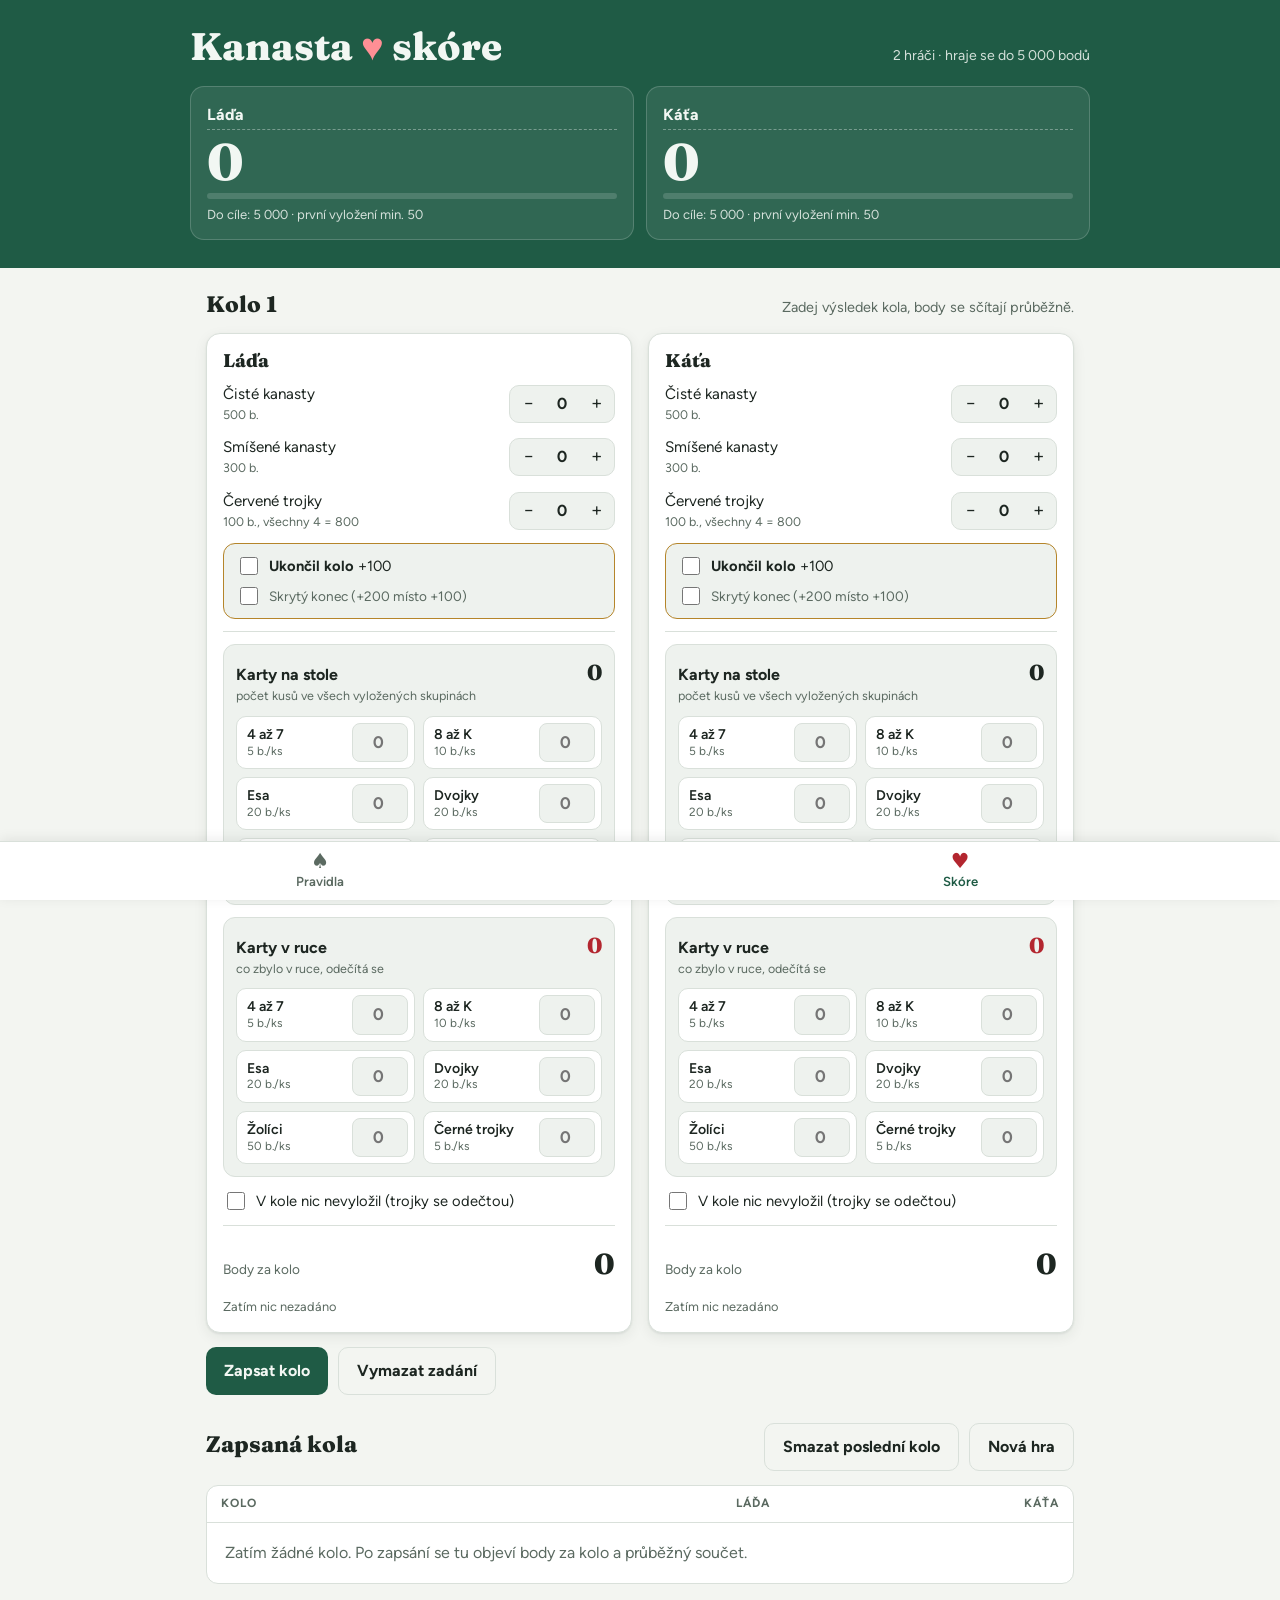
<file: index.html>
<!doctype html>
<html lang="cs">
<head>
<meta charset="utf-8">
<meta name="viewport" content="width=device-width, initial-scale=1, viewport-fit=cover">
<style>:root{padding-top:env(safe-area-inset-top,0px);background:#1f5b45}body{margin:0}img{max-width:100%}[hidden]{display:none!important}</style>
<link rel="stylesheet" href="app.css">
<link rel="manifest" href="manifest.webmanifest">
<link rel="apple-touch-icon" href="apple-touch-icon.png">
<meta name="apple-mobile-web-app-capable" content="yes">
<meta name="mobile-web-app-capable" content="yes">
<meta name="apple-mobile-web-app-title" content="Kanasta">
<meta name="apple-mobile-web-app-status-bar-style" content="black-translucent">
<meta name="theme-color" content="#1f5b45">
<script>if("serviceWorker" in navigator && location.protocol==="https:"){addEventListener("load",()=>navigator.serviceWorker.register("sw.js"))}</script>
<title>Kanasta skóre</title>
<style>
/* Layout: plstěný pruh se stavem hry nahoře, pod ním dva sloupce hráčů pro zadání kola, dole historie kol */
:root{
  --bg:#f3f5f1; --surface:#ffffff; --sunk:#eef2ee; --fg:#1d2621; --muted:#5b6a61; --line:#d9e0da;
  --felt:#1f5b45; --felt-fg:#f2f7f3; --red:#b3262f; --gold:#b5852a; --ok:#2f7a4f;
  --shadow:0 1px 2px rgb(20 40 30 / .08),0 4px 14px rgb(20 40 30 / .07);
  --display:"Fraunces",Georgia,serif; --body:"Figtree",system-ui,sans-serif;
}
@media (prefers-color-scheme: dark){:root:not([data-theme="light"]){
  --bg:#111814; --surface:#1a231e; --sunk:#141c18; --fg:#e8eee9; --muted:#9aaba0; --line:#2c3a32;
  --felt:#16402f; --felt-fg:#e8f2ec; --red:#ef6b72; --gold:#e0b45a; --ok:#6fcf97;
  --shadow:0 1px 2px rgb(0 0 0 / .4); color-scheme:dark}}
:root[data-theme="dark"]{
  --bg:#111814; --surface:#1a231e; --sunk:#141c18; --fg:#e8eee9; --muted:#9aaba0; --line:#2c3a32;
  --felt:#16402f; --felt-fg:#e8f2ec; --red:#ef6b72; --gold:#e0b45a; --ok:#6fcf97;
  --shadow:0 1px 2px rgb(0 0 0 / .4); color-scheme:dark}
*{box-sizing:border-box}
body{background:var(--bg);color:var(--fg);font:16px/1.5 var(--body)}
h1,h2,h3{font-family:var(--display);margin:0;line-height:1.15;text-wrap:balance}
p{margin:0}
button,input,select{font:inherit;color:inherit}
:focus-visible{outline:2px solid var(--gold);outline-offset:2px}

header{background:var(--felt);color:var(--felt-fg);padding-inline:16px;padding-block:24px 28px}
.in{max-width:900px;margin:0 auto}
.top{display:flex;justify-content:space-between;align-items:baseline;gap:12px;flex-wrap:wrap}
header h1{font-size:clamp(1.8rem,5vw,2.4rem);font-weight:800}
header h1 .r{color:#ff8f95}
.goal{font-size:.88rem;opacity:.85}
.board{display:grid;grid-template-columns:1fr 1fr;gap:12px;margin-top:18px}
.tot{background:rgb(255 255 255 / .08);border:1px solid rgb(255 255 255 / .18);border-radius:14px;padding:14px 16px;display:grid;gap:6px;min-width:0}
.tot input{background:transparent;border:0;border-bottom:1px dashed rgb(255 255 255 / .35);color:var(--felt-fg);font-weight:700;font-size:1rem;padding:2px 0;width:100%;min-width:0}
.tot .num{font-family:var(--display);font-size:clamp(2.2rem,8vw,3.2rem);font-weight:800;font-variant-numeric:tabular-nums;line-height:1}
.bar{height:6px;border-radius:3px;background:rgb(255 255 255 / .15);overflow:hidden}
.bar i{display:block;height:100%;background:var(--gold);width:0;transition:width .4s}
.meta{font-size:.82rem;opacity:.85;font-variant-numeric:tabular-nums}
.win{margin-top:14px;background:var(--gold);color:#1d2621;border-radius:10px;padding:10px 14px;font-weight:700}

.wrap{max-width:900px;margin:0 auto;padding-inline:16px;padding-block:24px 64px;display:grid;gap:28px}
.sec-h{display:flex;justify-content:space-between;align-items:baseline;gap:12px;flex-wrap:wrap}
h2{font-size:1.4rem;font-weight:800}
.hint{color:var(--muted);font-size:.9rem}
.cols{display:grid;grid-template-columns:repeat(auto-fit,minmax(300px,1fr));gap:16px}
.pl{background:var(--surface);border:1px solid var(--line);border-radius:14px;box-shadow:var(--shadow);padding:16px;display:grid;gap:12px;min-width:0}
.pl h3{font-size:1.15rem}
.row{display:grid;grid-template-columns:1fr auto;align-items:center;gap:10px}
.row label{font-size:.95rem}
.row small{display:block;color:var(--muted);font-size:.78rem}
.step{display:inline-flex;align-items:center;border:1px solid var(--line);border-radius:10px;overflow:hidden;background:var(--sunk)}
.step button{border:0;background:transparent;width:36px;height:36px;font-size:1.15rem;cursor:pointer}
.step button:hover{background:var(--line)}
.step output{min-width:32px;text-align:center;font-weight:700;font-variant-numeric:tabular-nums}
.numin{width:96px;padding:7px 10px;border:1px solid var(--line);border-radius:10px;background:var(--sunk);text-align:right;font-weight:700;font-variant-numeric:tabular-nums}
.chk{display:flex;align-items:center;gap:8px;font-size:.92rem;cursor:pointer}
.chk input{width:18px;height:18px;accent-color:var(--felt);flex:none}
.endrow{display:grid;gap:6px;padding:10px 12px;border:1px solid var(--gold);border-radius:12px;background:var(--sunk)}
.chk.sm{font-size:.85rem;color:var(--muted)}
.cc{display:grid;gap:10px;padding:12px;background:var(--sunk);border-radius:12px;border:1px solid var(--line)}
.cc.off{opacity:.45}
.cc-h{display:flex;justify-content:space-between;align-items:baseline;gap:8px}
.cc-h small{display:block;color:var(--muted);font-size:.78rem}
.cc-h output{font-family:var(--display);font-weight:800;font-size:1.35rem;font-variant-numeric:tabular-nums;white-space:nowrap}
.cc.hand .cc-h output{color:var(--red)}
.cgrid{display:grid;grid-template-columns:repeat(2,minmax(0,1fr));gap:8px}
.cin{display:flex;justify-content:space-between;align-items:center;gap:8px;background:var(--surface);border:1px solid var(--line);border-radius:10px;padding:6px 6px 6px 10px;cursor:text;min-width:0}
.cin span{font-size:.88rem;font-weight:600;line-height:1.2;min-width:0}
.cin small{display:block;font-weight:400;color:var(--muted);font-size:.74rem}
.cin input{width:56px;flex:none;padding:6px 8px;border:1px solid var(--line);border-radius:8px;background:var(--sunk);text-align:right;font-weight:700;font-size:1.05rem;font-variant-numeric:tabular-nums}
.cin input:focus{border-color:var(--felt)}
hr{border:0;border-top:1px solid var(--line);margin:0}
.sum{display:flex;justify-content:space-between;align-items:baseline;gap:8px;padding-top:4px}
.sum span{color:var(--muted);font-size:.85rem}
.sum b{font-family:var(--display);font-size:1.8rem;font-variant-numeric:tabular-nums}
.sum b.neg{color:var(--red)}
.brk{font-size:.8rem;color:var(--muted);font-variant-numeric:tabular-nums}

.endbox{background:var(--surface);border:1px solid var(--line);border-radius:14px;padding:14px 16px;display:flex;flex-wrap:wrap;gap:12px 24px;align-items:center}
.seg{display:inline-flex;border:1px solid var(--line);border-radius:10px;overflow:hidden;flex-wrap:wrap}
.seg label{padding:7px 14px;cursor:pointer;font-size:.92rem;border-right:1px solid var(--line)}
.seg label:last-child{border-right:0}
.seg input{position:absolute;opacity:0;pointer-events:none}
.seg label:has(input:checked){background:var(--felt);color:var(--felt-fg);font-weight:700}
.seg label:has(input:focus-visible){outline:2px solid var(--gold);outline-offset:-2px}
.warn{color:var(--red);font-size:.88rem;font-weight:600}

.actions{display:flex;flex-wrap:wrap;gap:10px}
.btn{border:0;border-radius:10px;padding:11px 18px;font-weight:700;cursor:pointer}
.btn.pri{background:var(--felt);color:var(--felt-fg)}
.btn.pri:hover{filter:brightness(1.1)}
.btn.ghost{background:transparent;border:1px solid var(--line)}
.btn.ghost:hover{background:var(--sunk)}
.btn.danger{background:var(--red);color:#fff}

.tbl{overflow-x:auto;border:1px solid var(--line);border-radius:12px;background:var(--surface)}
table{border-collapse:collapse;width:100%;min-width:420px;font-variant-numeric:tabular-nums}
th,td{padding:9px 14px;border-bottom:1px solid var(--line);text-align:right}
th:first-child,td:first-child{text-align:left}
tr:last-child td{border-bottom:0}
th{font-size:.74rem;letter-spacing:.08em;text-transform:uppercase;color:var(--muted)}
td .sub{color:var(--muted);font-size:.82rem;margin-left:6px}
td.neg{color:var(--red)}
.empty{padding:18px;color:var(--muted);text-align:center}
.confirm{display:flex;flex-wrap:wrap;gap:10px;align-items:center;background:var(--surface);border:1px solid var(--red);border-radius:12px;padding:12px 14px}
@media (max-width:520px){.board{gap:8px}.tot{padding:12px}}
@media (prefers-reduced-motion:reduce){.bar i{transition:none}}
</style>

</head>
<body>
<header>
  <div class="in">
    <div class="top">
      <h1>Kanasta <span class="r">♥</span> skóre</h1>
      <span class="goal">2 hráči · hraje se do 5 000 bodů</span>
    </div>
    <div class="board" id="board"></div>
    <div class="win" id="win" hidden></div>
  </div>
</header>

<main class="wrap">
  <section style="display:grid;gap:14px">
    <div class="sec-h">
      <h2 id="roundTitle">Kolo 1</h2>
      <span class="hint">Zadej výsledek kola, body se sčítají průběžně.</span>
    </div>

    <div class="cols" id="players"></div>

    <div class="actions">
      <button class="btn pri" id="save">Zapsat kolo</button>
      <button class="btn ghost" id="clear">Vymazat zadání</button>
    </div>
  </section>

  <section style="display:grid;gap:14px">
    <div class="sec-h">
      <h2>Zapsaná kola</h2>
      <div class="actions">
        <button class="btn ghost" id="undo">Smazat poslední kolo</button>
        <button class="btn ghost" id="newGame">Nová hra</button>
      </div>
    </div>
    <div class="confirm" id="confirmBox" hidden>
      <span>Opravdu začít novou hru? Všechna kola se smažou.</span>
      <button class="btn danger" id="confirmYes">Ano, nová hra</button>
      <button class="btn ghost" id="confirmNo">Zrušit</button>
    </div>
    <div class="tbl"><table>
      <thead><tr><th>Kolo</th><th data-name="0">Láďa</th><th data-name="1">Káťa</th></tr></thead>
      <tbody id="hist"></tbody>
    </table></div>
  </section>
</main>

<script>
const GOAL = 5000;
const CARDS = [
  ["lo","4 až 7","",5],["hi","8 až K","",10],
  ["ace","Esa","",20],["two","Dvojky","",20],
  ["jok","Žolíci","",50],["b3","Černé trojky","",5]
];
const KEY = "kanasta-skore-v1";

const DEF_NAMES = ["Láďa","Káťa"];
let state = load() || { names:[...DEF_NAMES], rounds:[] };
[0,1].forEach(i=>{ if(!state.names[i] || state.names[i]===`Hráč ${i+1}`) state.names[i] = DEF_NAMES[i]; });
const CUR_KEY = "kanasta-kolo-v1";
function loadCur(){ try{ const c = JSON.parse(localStorage.getItem(CUR_KEY)); return c && Array.isArray(c.p) && c.p.length===2 && c.p.every(x=>x && x.tc && x.hc) ? c : null; }catch(e){ return null; } }
function saveCur(){ try{ localStorage.setItem(CUR_KEY, JSON.stringify(cur)); }catch(e){} }
let cur = loadCur() || blankRound();

function blankPlayer(){ return { clean:0, mixed:0, r3:0, none:false, table:0, hand:0, tc:{}, hc:{} }; }
function blankRound(){ return { ender:0, concealed:false, p:[blankPlayer(), blankPlayer()] }; }
function load(){ try{ const s = JSON.parse(localStorage.getItem(KEY)); return s && Array.isArray(s.rounds) ? s : null; }catch(e){ return null; } }
function save(){ try{ localStorage.setItem(KEY, JSON.stringify(state)); }catch(e){} }

function totals(){
  const t=[0,0];
  state.rounds.forEach(r=>{ t[0]+=r.s[0]; t[1]+=r.s[1]; });
  return t;
}
function minMeld(score){
  if(score<0) return 15;
  if(score<1500) return 50;
  if(score<3000) return 90;
  return 120;
}
function score(pl, isEnder, concealed){
  const r3base = pl.r3===4 ? 800 : pl.r3*100;
  const parts = [];
  let s = 0;
  if(pl.none){
    // nic nevyložil: červené trojky záporně, karty v ruce záporně
    s = -r3base - pl.hand;
    if(r3base) parts.push(`trojky −${r3base}`);
    if(pl.hand) parts.push(`ruka −${pl.hand}`);
    return { s, parts };
  }
  const c = pl.clean*500, m = pl.mixed*300, e = isEnder ? (concealed?200:100) : 0;
  s = c + m + r3base + e + pl.table - pl.hand;
  if(c) parts.push(`čisté ${c}`);
  if(m) parts.push(`smíšené ${m}`);
  if(r3base) parts.push(`trojky ${r3base}`);
  if(e) parts.push(`konec ${e}`);
  if(pl.table) parts.push(`stůl ${pl.table}`);
  if(pl.hand) parts.push(`ruka −${pl.hand}`);
  return { s, parts };
}
const fmt = n => (n<0?"−":"") + Math.abs(n).toLocaleString("cs-CZ");

function stepper(id, val, max){
  return `<span class="step"><button type="button" data-step="${id}" data-d="-1" aria-label="Ubrat">−</button><output id="${id}">${val}</output><button type="button" data-step="${id}" data-d="1" data-max="${max}" aria-label="Přidat">+</button></span>`;
}
function cardCalc(i, kind, title, hint){
  return `<div class="cc ${kind==="h"?"hand":""}" id="cc-${kind}-${i}">
    <div class="cc-h"><div><b>${title}</b><small>${hint}</small></div><output id="${kind}sum-${i}">${kind==="h"?"−":""}0</output></div>
    <div class="cgrid">${
      CARDS.map(([k,n,sub,v])=>`<label class="cin" for="${kind}-${k}-${i}"><span>${n}<small>${sub?sub+" · ":""}${v} b./ks</small></span><input type="number" inputmode="numeric" min="0" max="108" placeholder="0" id="${kind}-${k}-${i}"></label>`).join("")
    }</div></div>`;
}
function buildPlayers(){
  const html = [0,1].map(i=>`
    <div class="pl">
      <h3 data-name="${i}">${esc(state.names[i])}</h3>
      <div class="row"><label>Čisté kanasty <small>500 b.</small></label>${stepper(`clean-${i}`,0,9)}</div>
      <div class="row"><label>Smíšené kanasty <small>300 b.</small></label>${stepper(`mixed-${i}`,0,9)}</div>
      <div class="row"><label>Červené trojky <small>100 b., všechny 4 = 800</small></label>${stepper(`r3-${i}`,0,4)}</div>
      <div class="endrow">
        <label class="chk"><input type="checkbox" id="end-${i}"><span><b>Ukončil kolo</b> +100</span></label>
        <label class="chk sm"><input type="checkbox" id="conc-${i}"><span>Skrytý konec (+200 místo +100)</span></label>
        <span class="warn" id="warn-${i}" hidden></span>
      </div>
      <hr>
      ${cardCalc(i,"t","Karty na stole","počet kusů ve všech vyložených skupinách")}
      ${cardCalc(i,"h","Karty v ruce","co zbylo v ruce, odečítá se")}
      <label class="chk"><input type="checkbox" id="none-${i}">V kole nic nevyložil (trojky se odečtou)</label>
      <hr>
      <div class="sum"><span>Body za kolo</span><b id="rs-${i}">0</b></div>
      <div class="brk" id="br-${i}"></div>
    </div>`).join("");
  document.getElementById("players").innerHTML = html;
}
function esc(s){ return String(s).replace(/[&<>"]/g,c=>({"&":"&amp;","<":"&lt;",">":"&gt;",'"':"&quot;"}[c])); }

function syncInputs(){
  [0,1].forEach(i=>{
    const p = cur.p[i];
    ["clean","mixed","r3"].forEach(k=>document.getElementById(`${k}-${i}`).textContent=p[k]);
    document.getElementById(`none-${i}`).checked = p.none;
    CARDS.forEach(([k])=>{
      document.getElementById(`t-${k}-${i}`).value = p.tc[k]||"";
      document.getElementById(`h-${k}-${i}`).value = p.hc[k]||"";
    });
  });
}

function renderLive(){
  saveCur();
  [0,1].forEach(i=>{
    const r = score(cur.p[i], cur.ender===i+1, cur.concealed);
    const el = document.getElementById(`rs-${i}`);
    el.textContent = fmt(r.s);
    el.classList.toggle("neg", r.s<0);
    document.getElementById(`br-${i}`).textContent = r.parts.join(" · ") || "Zatím nic nezadáno";
    const p = cur.p[i];
    document.getElementById(`tsum-${i}`).textContent = fmt(p.table);
    document.getElementById(`hsum-${i}`).textContent = p.hand ? "−"+fmt(p.hand) : "0";
    const tc = document.getElementById(`cc-t-${i}`);
    tc.classList.toggle("off", p.none);
    tc.querySelectorAll("input").forEach(x=>x.disabled=p.none);
  });
  [0,1].forEach(i=>{
    const isE = cur.ender===i+1, p = cur.p[i];
    document.getElementById(`end-${i}`).checked = isE;
    const c = document.getElementById(`conc-${i}`);
    c.checked = isE && cur.concealed;
    const w = document.getElementById(`warn-${i}`);
    if(isE && p.none){ w.textContent = "Kdo ukončil kolo, musel něco vyložit."; w.hidden=false; }
    else w.hidden = true;
  });
}

function renderBoard(){
  const t = totals();
  document.getElementById("board").innerHTML = [0,1].map(i=>`
    <div class="tot">
      <input id="name-${i}" value="${esc(state.names[i])}" aria-label="Jméno hráče ${i+1}" maxlength="20">
      <div class="num">${fmt(t[i])}</div>
      <div class="bar"><i style="width:${Math.max(0,Math.min(100,t[i]/GOAL*100))}%"></i></div>
      <div class="meta">Do cíle: ${fmt(Math.max(0,GOAL-t[i]))} · první vyložení min. ${minMeld(t[i])}</div>
    </div>`).join("");
  [0,1].forEach(i=>{
    document.getElementById(`name-${i}`).addEventListener("input",e=>{
      state.names[i] = e.target.value || DEF_NAMES[i];
      save(); renderNames();
    });
  });
  const win = document.getElementById("win");
  const over = t.map(x=>x>=GOAL);
  if(over[0]||over[1]){
    let wi = over[0]&&over[1] ? (t[0]===t[1]?-1:(t[0]>t[1]?0:1)) : (over[0]?0:1);
    win.textContent = wi<0 ? `Remíza! Oba hráči mají ${fmt(t[0])} bodů.` : `🏆 Vyhrává ${state.names[wi]} s ${fmt(t[wi])} body.`;
    win.hidden = false;
  } else win.hidden = true;
  document.getElementById("roundTitle").textContent = `Kolo ${state.rounds.length+1}`;
}
function renderNames(){
  document.querySelectorAll("[data-name]").forEach(el=>el.textContent = state.names[+el.dataset.name]);
  // jména ve výsledku vítěze
  const t = totals();
  if(!document.getElementById("win").hidden){
    const wi = t[0]>=t[1]?0:1;
    if(t[0]!==t[1]) document.getElementById("win").textContent = `🏆 Vyhrává ${state.names[wi]} s ${fmt(t[wi])} body.`;
  }
}
function renderHist(){
  const tb = document.getElementById("hist");
  if(!state.rounds.length){ tb.innerHTML = `<tr><td colspan="3" class="empty">Zatím žádné kolo. Po zapsání se tu objeví body za kolo a průběžný součet.</td></tr>`; return; }
  let run=[0,0];
  tb.innerHTML = state.rounds.map((r,k)=>{
    run=[run[0]+r.s[0], run[1]+r.s[1]];
    const cell = i => `<td class="${r.s[i]<0?"neg":""}"><b>${fmt(run[i])}</b><span class="sub">${r.s[i]>=0?"+":""}${fmt(r.s[i])}</span></td>`;
    return `<tr><td>${k+1}${r.ender?` <span class="sub">konec: ${esc(state.names[r.ender-1])}${r.concealed?" (skrytý)":""}</span>`:""}</td>${cell(0)}${cell(1)}</tr>`;
  }).join("");
}
function renderAll(){ renderBoard(); renderNames(); renderHist(); renderLive(); }

function cardSum(obj){ return CARDS.reduce((a,[k,,,v])=>a+(obj[k]||0)*v,0); }

document.addEventListener("click",e=>{
  const b = e.target.closest("[data-step]");
  if(!b) return;
  const id = b.dataset.step, d = +b.dataset.d;
  const [k, is] = id.split("-"); const i = +is;
  const p = cur.p[i]; const max = {clean:9,mixed:9,r3:4}[k];
  p[k] = Math.max(0, Math.min(max, p[k]+d));
  document.getElementById(id).textContent = p[k];
  renderLive();
});
document.addEventListener("input",e=>{
  const t = e.target; const m = t.id.match(/^(t|h)-(\w+)-(\d)$/);
  if(!m) return;
  const p = cur.p[+m[3]]; const obj = m[1]==="t" ? p.tc : p.hc;
  obj[m[2]] = Math.max(0, Math.min(108, parseInt(t.value,10)||0));
  if(m[1]==="t") p.table = cardSum(obj); else p.hand = cardSum(obj);
  renderLive();
});
document.addEventListener("change",e=>{
  const t = e.target;
  let m = t.id.match(/^none-(\d)$/);
  if(m){ cur.p[+m[1]].none = t.checked; renderLive(); return; }
  m = t.id.match(/^end-(\d)$/);
  if(m){ const i=+m[1]; cur.ender = t.checked ? i+1 : 0; if(!t.checked) cur.concealed=false; renderLive(); return; }
  m = t.id.match(/^conc-(\d)$/);
  if(m){ cur.concealed = t.checked; if(t.checked) cur.ender = +m[1]+1; renderLive(); }
});

document.getElementById("save").addEventListener("click",()=>{
  const s = [0,1].map(i=>score(cur.p[i], cur.ender===i+1, cur.concealed).s);
  state.rounds.push({ s, ender:cur.ender, concealed:cur.concealed });
  save();
  cur = blankRound(); syncInputs();
  renderAll();
});
document.getElementById("clear").addEventListener("click",()=>{ cur = blankRound(); syncInputs(); renderLive(); });
document.getElementById("undo").addEventListener("click",()=>{ state.rounds.pop(); save(); renderAll(); });
const cb = document.getElementById("confirmBox");
document.getElementById("newGame").addEventListener("click",()=>{ cb.hidden=false; });
document.getElementById("confirmNo").addEventListener("click",()=>{ cb.hidden=true; });
document.getElementById("confirmYes").addEventListener("click",()=>{
  state.rounds=[]; save(); cb.hidden=true; cur=blankRound(); syncInputs(); renderAll();
});

buildPlayers(); syncInputs(); renderAll();
</script>

<div class="tabbar"><a href="pravidla.html" class="" onclick="location.replace(this.href);return false"><span class="ic">♠</span>Pravidla</a><a href="index.html" class="on" onclick="location.replace(this.href);return false"><span class="ic">♥</span>Skóre</a></div>
</body>
</html>
</file>
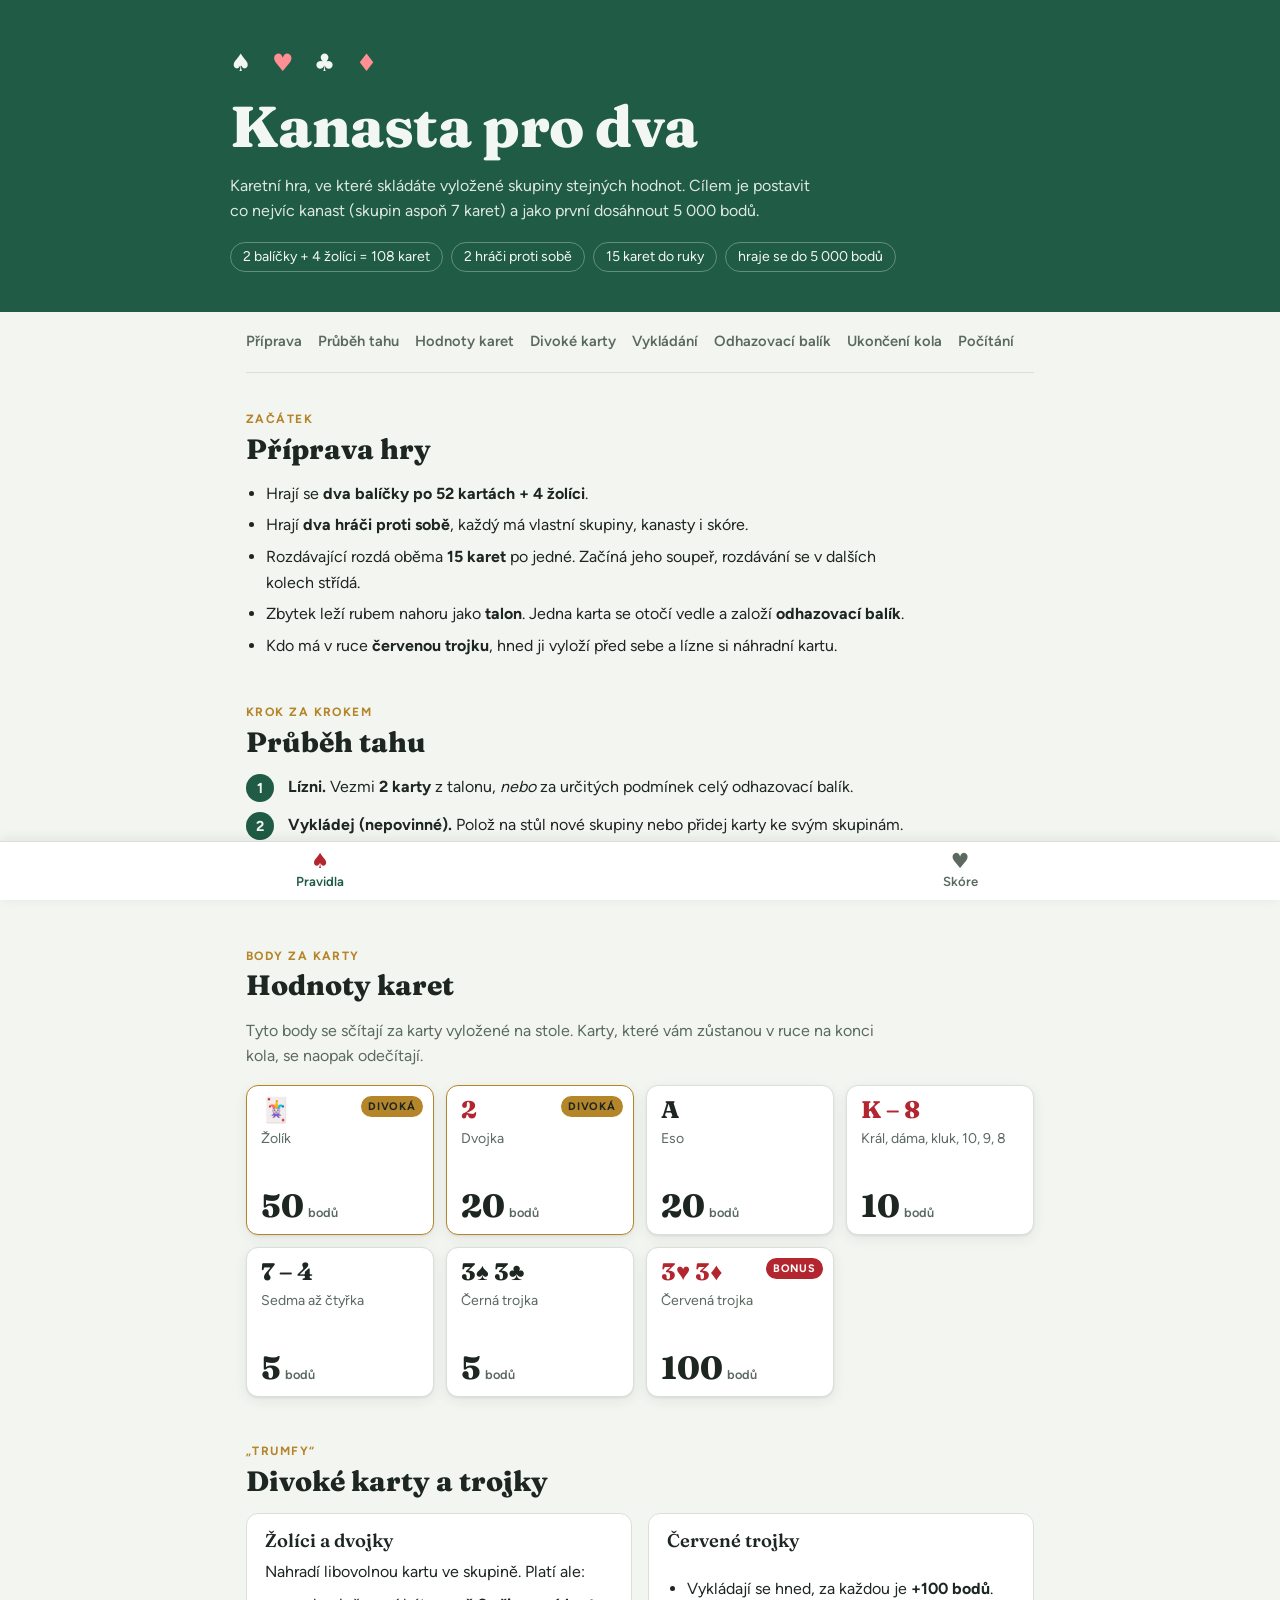
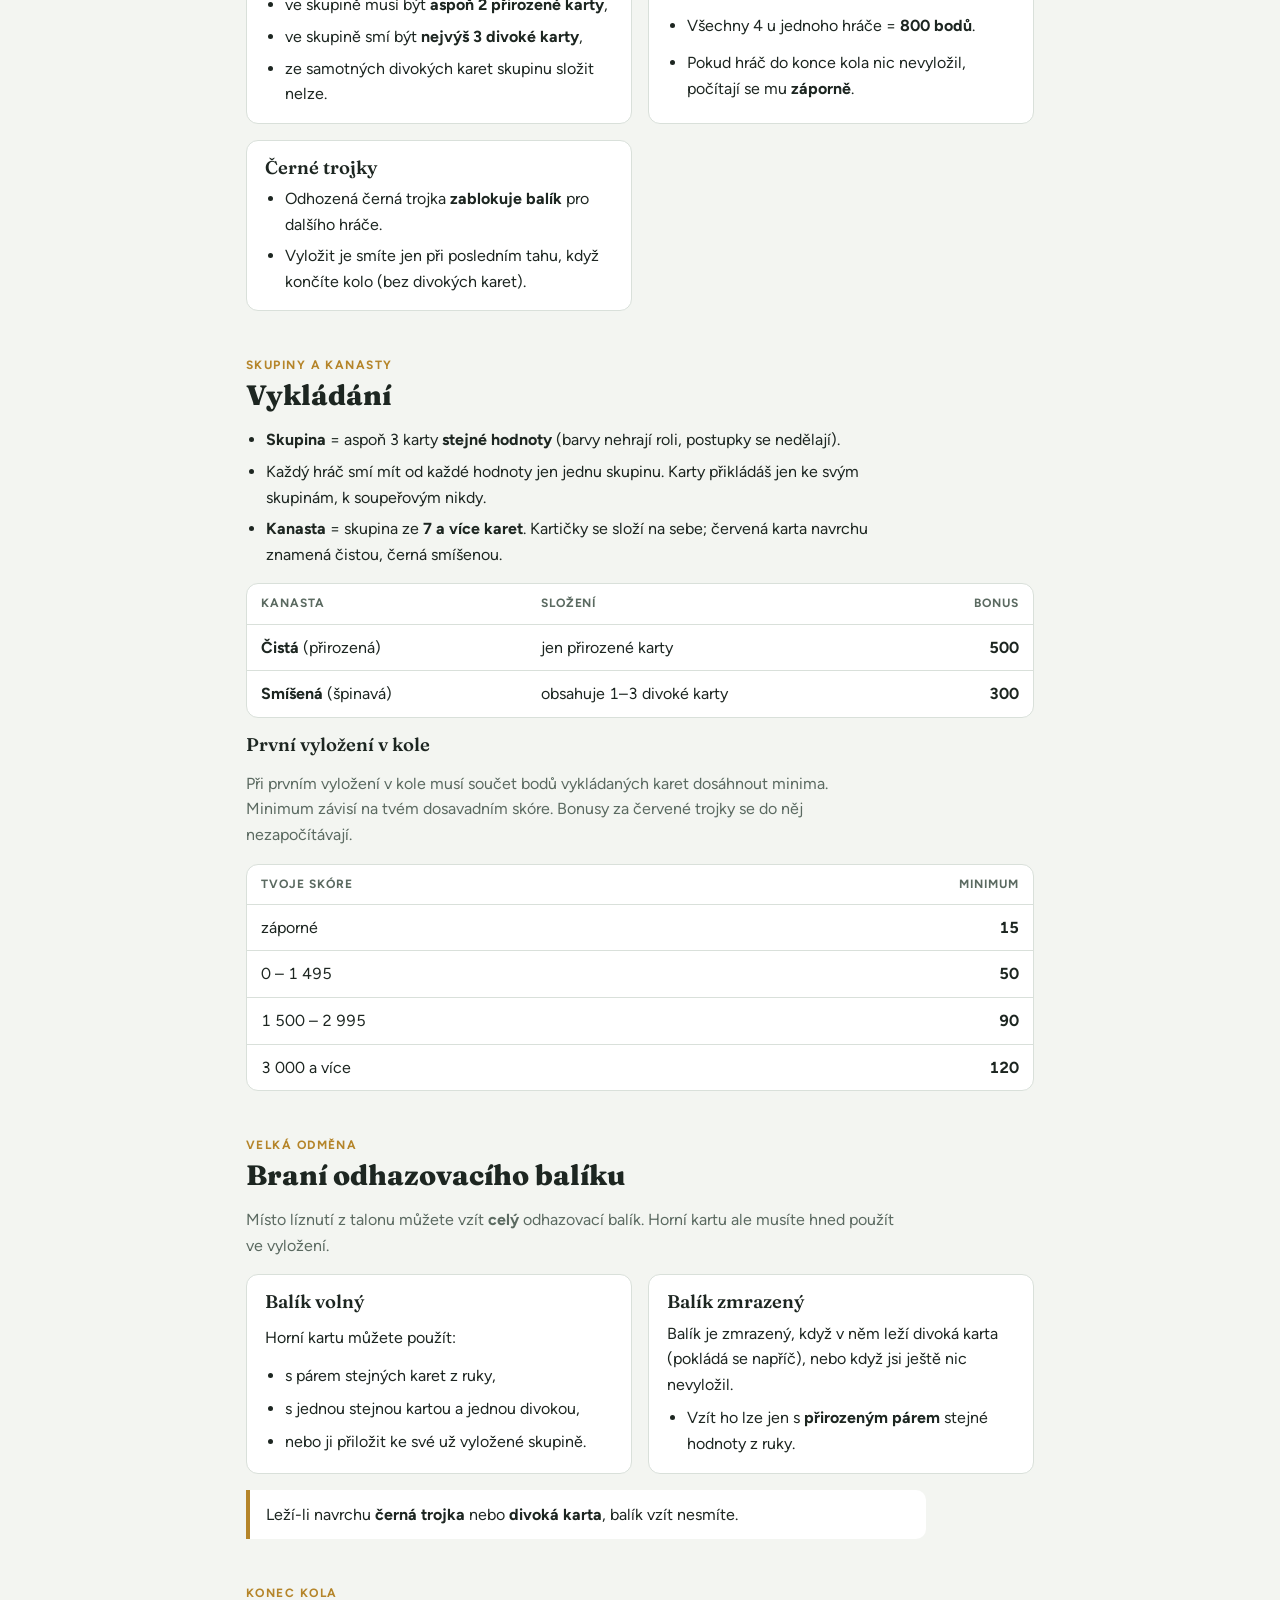
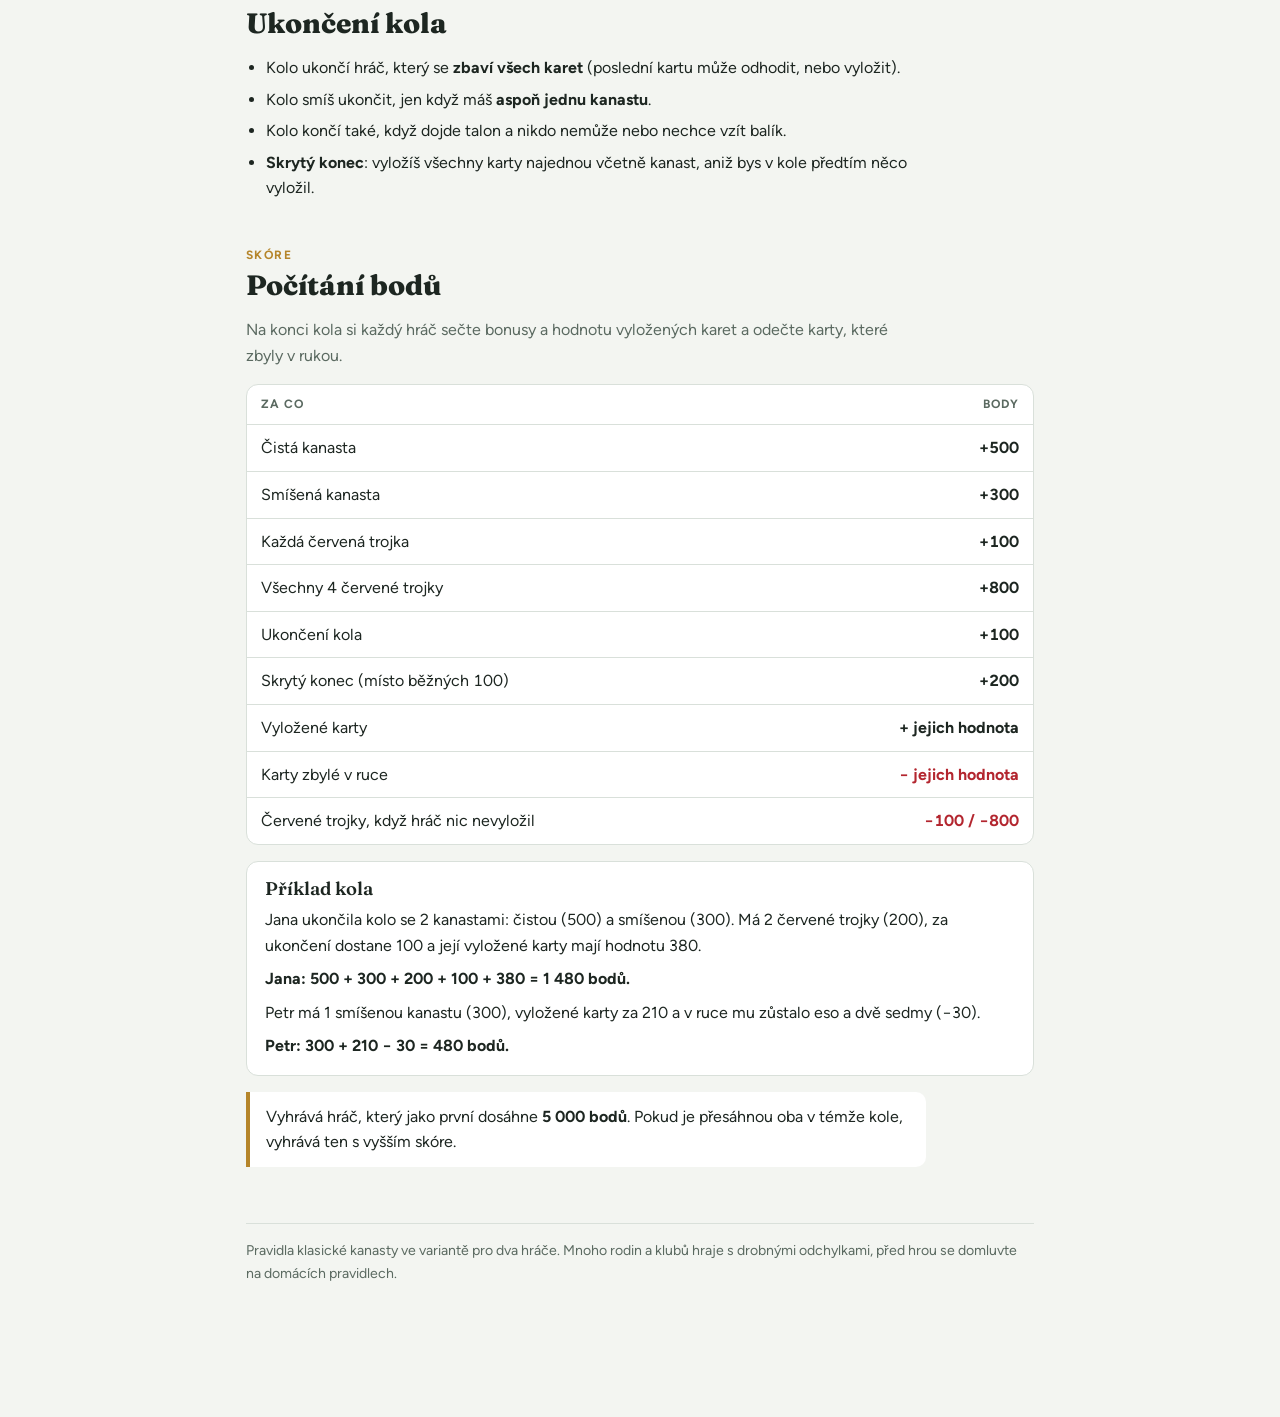
<file: pravidla.html>
<!doctype html>
<html lang="cs">
<head>
<meta charset="utf-8">
<meta name="viewport" content="width=device-width, initial-scale=1, viewport-fit=cover">
<style>:root{padding-top:env(safe-area-inset-top,0px);background:#1f5b45}body{margin:0}img{max-width:100%}[hidden]{display:none!important}</style>
<link rel="stylesheet" href="app.css">
<link rel="manifest" href="manifest.webmanifest">
<link rel="apple-touch-icon" href="apple-touch-icon.png">
<meta name="apple-mobile-web-app-capable" content="yes">
<meta name="mobile-web-app-capable" content="yes">
<meta name="apple-mobile-web-app-title" content="Kanasta">
<meta name="apple-mobile-web-app-status-bar-style" content="black-translucent">
<meta name="theme-color" content="#1f5b45">
<script>if("serviceWorker" in navigator && location.protocol==="https:"){addEventListener("load",()=>navigator.serviceWorker.register("sw.js"))}</script>
<title>Kanasta pro dva</title>
<style>
/* Layout: jedna čtecí kolona, karty jako „hrací karty“ v mřížce, sekce oddělené plstěným pruhem */
:root{
  --bg:#f3f5f1; --surface:#ffffff; --fg:#1d2621; --muted:#5b6a61; --line:#d9e0da;
  --felt:#1f5b45; --felt-fg:#f2f7f3; --red:#b3262f; --black:#1d2621; --gold:#b5852a;
  --card-shadow:0 1px 2px rgb(20 40 30 / .08),0 4px 14px rgb(20 40 30 / .07);
  --display:"Fraunces",Georgia,serif; --body:"Figtree",system-ui,sans-serif;
}
@media (prefers-color-scheme: dark){:root:not([data-theme="light"]){
  --bg:#111814; --surface:#1a231e; --fg:#e8eee9; --muted:#9aaba0; --line:#2c3a32;
  --felt:#16402f; --felt-fg:#e8f2ec; --red:#ef6b72; --black:#e8eee9; --gold:#e0b45a;
  --card-shadow:0 1px 2px rgb(0 0 0 / .4); color-scheme:dark}}
:root[data-theme="dark"]{
  --bg:#111814; --surface:#1a231e; --fg:#e8eee9; --muted:#9aaba0; --line:#2c3a32;
  --felt:#16402f; --felt-fg:#e8f2ec; --red:#ef6b72; --black:#e8eee9; --gold:#e0b45a;
  --card-shadow:0 1px 2px rgb(0 0 0 / .4); color-scheme:dark}
*{box-sizing:border-box}
body{background:var(--bg);color:var(--fg);font:16px/1.6 var(--body)}
.wrap{max-width:820px;margin:0 auto;padding-inline:16px;padding-block:0 64px}
h1,h2,h3{font-family:var(--display);text-wrap:balance;line-height:1.15;margin:0}
p{margin:0}
header{background:var(--felt);color:var(--felt-fg);padding-inline:16px;padding-block:44px 40px}
header .in{max-width:820px;margin:0 auto;display:grid;gap:12px}
header h1{font-size:clamp(2.4rem,7vw,3.6rem);font-weight:800;letter-spacing:-.01em}
header p{max-width:60ch;opacity:.9}
.suits{font-size:1.5rem;letter-spacing:.3em}
.suits .r{color:#ff8f95}
.facts{display:flex;flex-wrap:wrap;gap:8px;margin-top:6px}
.facts span{border:1px solid rgb(255 255 255 / .3);border-radius:999px;padding:3px 12px;font-size:.88rem}
nav{display:flex;flex-wrap:wrap;gap:6px 16px;padding-block:18px;border-bottom:1px solid var(--line);font-size:.92rem}
nav a{color:var(--muted);text-decoration:none;font-weight:600}
nav a:hover,nav a:focus-visible{color:var(--felt);text-decoration:underline}
:root[data-theme="dark"] nav a:hover{color:var(--gold)}
section{padding-block:40px 8px;display:grid;gap:16px}
h2{font-size:1.75rem;font-weight:800}
h2 small{display:block;font-family:var(--body);font-size:.75rem;letter-spacing:.12em;text-transform:uppercase;color:var(--gold);font-weight:700;margin-bottom:6px}
h3{font-size:1.15rem;font-weight:600}
.lead{color:var(--muted);max-width:65ch}
ul,ol{margin:0;padding-left:1.25rem;display:grid;gap:6px;max-width:68ch}
b{font-weight:700}

/* hrací karty s body */
.deck{display:grid;grid-template-columns:repeat(auto-fill,minmax(150px,1fr));gap:12px}
.pc{background:var(--surface);border:1px solid var(--line);border-radius:12px;box-shadow:var(--card-shadow);padding:12px 14px;display:grid;grid-template-rows:auto 1fr auto;gap:6px;min-height:150px;position:relative}
.pc .rank{font-family:var(--display);font-size:1.5rem;font-weight:800;line-height:1}
.pc .red{color:var(--red)} .pc .blk{color:var(--black)}
.pc .name{font-size:.88rem;color:var(--muted)}
.pc .pts{font-family:var(--display);font-size:2rem;font-weight:800;font-variant-numeric:tabular-nums;line-height:1}
.pc .pts span{font-family:var(--body);font-size:.8rem;font-weight:600;color:var(--muted);margin-left:4px}
.pc.wild{border-color:var(--gold)}
.tag{position:absolute;top:10px;right:10px;font-size:.68rem;font-weight:700;letter-spacing:.08em;text-transform:uppercase;padding:2px 7px;border-radius:999px;background:var(--gold);color:#1d2621}
.tag.r3{background:var(--red);color:#fff}

/* tabulky */
.tbl{overflow-x:auto;border:1px solid var(--line);border-radius:12px;background:var(--surface)}
table{border-collapse:collapse;width:100%;min-width:420px;font-variant-numeric:tabular-nums}
th,td{text-align:left;padding:10px 14px;border-bottom:1px solid var(--line);vertical-align:top}
tr:last-child td{border-bottom:0}
th{font-size:.75rem;letter-spacing:.08em;text-transform:uppercase;color:var(--muted);font-weight:700}
td.n{text-align:right;font-weight:700;white-space:nowrap}
td.neg{color:var(--red)}

.cols{display:grid;grid-template-columns:repeat(auto-fit,minmax(260px,1fr));gap:16px}
.box{background:var(--surface);border:1px solid var(--line);border-radius:12px;padding:16px 18px;display:grid;gap:8px;min-width:0}
.note{border-left:4px solid var(--gold);background:var(--surface);padding:12px 16px;border-radius:0 10px 10px 0;max-width:68ch}
.steps{counter-reset:s;list-style:none;padding:0;gap:10px}
.steps li{counter-increment:s;display:grid;grid-template-columns:32px 1fr;gap:10px;align-items:start}
.steps li::before{content:counter(s);width:28px;height:28px;border-radius:50%;background:var(--felt);color:var(--felt-fg);display:grid;place-items:center;font-weight:700;font-size:.9rem}
footer{margin-top:48px;padding-top:16px;border-top:1px solid var(--line);color:var(--muted);font-size:.88rem}
</style>

</head>
<body>
<header>
  <div class="in">
    <div class="suits" aria-hidden="true">♠ <span class="r">♥</span> ♣ <span class="r">♦</span></div>
    <h1>Kanasta pro dva</h1>
    <p>Karetní hra, ve které skládáte vyložené skupiny stejných hodnot. Cílem je postavit co nejvíc kanast (skupin aspoň 7 karet) a jako první dosáhnout 5 000 bodů.</p>
    <div class="facts"><span>2 balíčky + 4 žolíci = 108 karet</span><span>2 hráči proti sobě</span><span>15 karet do ruky</span><span>hraje se do 5 000 bodů</span></div>
  </div>
</header>

<div class="wrap">
<nav aria-label="Obsah">
  <a href="#priprava">Příprava</a><a href="#tah">Průběh tahu</a><a href="#body">Hodnoty karet</a><a href="#divoke">Divoké karty</a><a href="#vylozeni">Vykládání</a><a href="#balik">Odhazovací balík</a><a href="#konec">Ukončení kola</a><a href="#pocitani">Počítání</a>
</nav>

<section id="priprava">
  <h2><small>Začátek</small>Příprava hry</h2>
  <ul>
    <li>Hrají se <b>dva balíčky po 52 kartách + 4 žolíci</b>.</li>
    <li>Hrají <b>dva hráči proti sobě</b>, každý má vlastní skupiny, kanasty i skóre.</li>
    <li>Rozdávající rozdá oběma <b>15 karet</b> po jedné. Začíná jeho soupeř, rozdávání se v dalších kolech střídá.</li>
    <li>Zbytek leží rubem nahoru jako <b>talon</b>. Jedna karta se otočí vedle a založí <b>odhazovací balík</b>.</li>
    <li>Kdo má v ruce <b>červenou trojku</b>, hned ji vyloží před sebe a lízne si náhradní kartu.</li>
  </ul>
</section>

<section id="tah">
  <h2><small>Krok za krokem</small>Průběh tahu</h2>
  <ol class="steps">
    <li><div><b>Lízni.</b> Vezmi <b>2 karty</b> z talonu, <i>nebo</i> za určitých podmínek celý odhazovací balík.</div></li>
    <li><div><b>Vykládej (nepovinné).</b> Polož na stůl nové skupiny nebo přidej karty ke svým skupinám.</div></li>
    <li><div><b>Odhoď.</b> Tah vždy končí odhozením <b>jen jedné</b> karty na odhazovací balík. Karet v ruce ti tak postupně přibývá.</div></li>
  </ol>
</section>

<section id="body">
  <h2><small>Body za karty</small>Hodnoty karet</h2>
  <p class="lead">Tyto body se sčítají za karty vyložené na stole. Karty, které vám zůstanou v ruce na konci kola, se naopak odečítají.</p>
  <div class="deck">
    <div class="pc wild"><span class="tag">divoká</span><div class="rank blk">🃏</div><div class="name">Žolík</div><div class="pts">50<span>bodů</span></div></div>
    <div class="pc wild"><span class="tag">divoká</span><div class="rank red">2</div><div class="name">Dvojka</div><div class="pts">20<span>bodů</span></div></div>
    <div class="pc"><div class="rank blk">A</div><div class="name">Eso</div><div class="pts">20<span>bodů</span></div></div>
    <div class="pc"><div class="rank red">K – 8</div><div class="name">Král, dáma, kluk, 10, 9, 8</div><div class="pts">10<span>bodů</span></div></div>
    <div class="pc"><div class="rank blk">7 – 4</div><div class="name">Sedma až čtyřka</div><div class="pts">5<span>bodů</span></div></div>
    <div class="pc"><div class="rank blk">3♠ 3♣</div><div class="name">Černá trojka</div><div class="pts">5<span>bodů</span></div></div>
    <div class="pc"><span class="tag r3">bonus</span><div class="rank red">3♥ 3♦</div><div class="name">Červená trojka</div><div class="pts">100<span>bodů</span></div></div>
  </div>
</section>

<section id="divoke">
  <h2><small>„Trumfy“</small>Divoké karty a trojky</h2>
  <div class="cols">
    <div class="box">
      <h3>Žolíci a dvojky</h3>
      <p>Nahradí libovolnou kartu ve skupině. Platí ale:</p>
      <ul>
        <li>ve skupině musí být <b>aspoň 2 přirozené karty</b>,</li>
        <li>ve skupině smí být <b>nejvýš 3 divoké karty</b>,</li>
        <li>ze samotných divokých karet skupinu složit nelze.</li>
      </ul>
    </div>
    <div class="box">
      <h3>Červené trojky</h3>
      <ul>
        <li>Vykládají se hned, za každou je <b>+100 bodů</b>.</li>
        <li>Všechny 4 u jednoho hráče = <b>800 bodů</b>.</li>
        <li>Pokud hráč do konce kola nic nevyložil, počítají se mu <b>záporně</b>.</li>
      </ul>
    </div>
    <div class="box">
      <h3>Černé trojky</h3>
      <ul>
        <li>Odhozená černá trojka <b>zablokuje balík</b> pro dalšího hráče.</li>
        <li>Vyložit je smíte jen při posledním tahu, když končíte kolo (bez divokých karet).</li>
      </ul>
    </div>
  </div>
</section>

<section id="vylozeni">
  <h2><small>Skupiny a kanasty</small>Vykládání</h2>
  <ul>
    <li><b>Skupina</b> = aspoň 3 karty <b>stejné hodnoty</b> (barvy nehrají roli, postupky se nedělají).</li>
    <li>Každý hráč smí mít od každé hodnoty jen jednu skupinu. Karty přikládáš jen ke svým skupinám, k soupeřovým nikdy.</li>
    <li><b>Kanasta</b> = skupina ze <b>7 a více karet</b>. Kartičky se složí na sebe; červená karta navrchu znamená čistou, černá smíšenou.</li>
  </ul>
  <div class="tbl"><table>
    <thead><tr><th>Kanasta</th><th>Složení</th><th style="text-align:right">Bonus</th></tr></thead>
    <tbody>
      <tr><td><b>Čistá</b> (přirozená)</td><td>jen přirozené karty</td><td class="n">500</td></tr>
      <tr><td><b>Smíšená</b> (špinavá)</td><td>obsahuje 1–3 divoké karty</td><td class="n">300</td></tr>
    </tbody>
  </table></div>

  <h3>První vyložení v kole</h3>
  <p class="lead">Při prvním vyložení v kole musí součet bodů vykládaných karet dosáhnout minima. Minimum závisí na tvém dosavadním skóre. Bonusy za červené trojky se do něj nezapočítávají.</p>
  <div class="tbl"><table>
    <thead><tr><th>Tvoje skóre</th><th style="text-align:right">Minimum</th></tr></thead>
    <tbody>
      <tr><td>záporné</td><td class="n">15</td></tr>
      <tr><td>0 – 1 495</td><td class="n">50</td></tr>
      <tr><td>1 500 – 2 995</td><td class="n">90</td></tr>
      <tr><td>3 000 a více</td><td class="n">120</td></tr>
    </tbody>
  </table></div>
</section>

<section id="balik">
  <h2><small>Velká odměna</small>Braní odhazovacího balíku</h2>
  <p class="lead">Místo líznutí z talonu můžete vzít <b>celý</b> odhazovací balík. Horní kartu ale musíte hned použít ve vyložení.</p>
  <div class="cols">
    <div class="box">
      <h3>Balík volný</h3>
      <p>Horní kartu můžete použít:</p>
      <ul>
        <li>s párem stejných karet z ruky,</li>
        <li>s jednou stejnou kartou a jednou divokou,</li>
        <li>nebo ji přiložit ke své už vyložené skupině.</li>
      </ul>
    </div>
    <div class="box">
      <h3>Balík zmrazený</h3>
      <p>Balík je zmrazený, když v něm leží divoká karta (pokládá se napříč), nebo když jsi ještě nic nevyložil.</p>
      <ul><li>Vzít ho lze jen s <b>přirozeným párem</b> stejné hodnoty z ruky.</li></ul>
    </div>
  </div>
  <p class="note">Leží-li navrchu <b>černá trojka</b> nebo <b>divoká karta</b>, balík vzít nesmíte.</p>
</section>

<section id="konec">
  <h2><small>Konec kola</small>Ukončení kola</h2>
  <ul>
    <li>Kolo ukončí hráč, který se <b>zbaví všech karet</b> (poslední kartu může odhodit, nebo vyložit).</li>
    <li>Kolo smíš ukončit, jen když máš <b>aspoň jednu kanastu</b>.</li>
    <li>Kolo končí také, když dojde talon a nikdo nemůže nebo nechce vzít balík.</li>
    <li><b>Skrytý konec</b>: vyložíš všechny karty najednou včetně kanast, aniž bys v kole předtím něco vyložil.</li>
  </ul>
</section>

<section id="pocitani">
  <h2><small>Skóre</small>Počítání bodů</h2>
  <p class="lead">Na konci kola si každý hráč sečte bonusy a hodnotu vyložených karet a odečte karty, které zbyly v rukou.</p>
  <div class="tbl"><table>
    <thead><tr><th>Za co</th><th style="text-align:right">Body</th></tr></thead>
    <tbody>
      <tr><td>Čistá kanasta</td><td class="n">+500</td></tr>
      <tr><td>Smíšená kanasta</td><td class="n">+300</td></tr>
      <tr><td>Každá červená trojka</td><td class="n">+100</td></tr>
      <tr><td>Všechny 4 červené trojky</td><td class="n">+800</td></tr>
      <tr><td>Ukončení kola</td><td class="n">+100</td></tr>
      <tr><td>Skrytý konec (místo běžných 100)</td><td class="n">+200</td></tr>
      <tr><td>Vyložené karty</td><td class="n">+ jejich hodnota</td></tr>
      <tr><td>Karty zbylé v ruce</td><td class="n neg">− jejich hodnota</td></tr>
      <tr><td>Červené trojky, když hráč nic nevyložil</td><td class="n neg">−100 / −800</td></tr>
    </tbody>
  </table></div>
  <div class="box">
    <h3>Příklad kola</h3>
    <p>Jana ukončila kolo se 2 kanastami: čistou (500) a smíšenou (300). Má 2 červené trojky (200), za ukončení dostane 100 a její vyložené karty mají hodnotu 380.</p>
    <p><b>Jana: 500 + 300 + 200 + 100 + 380 = 1 480 bodů.</b></p>
    <p>Petr má 1 smíšenou kanastu (300), vyložené karty za 210 a v ruce mu zůstalo eso a dvě sedmy (−30).</p>
    <p><b>Petr: 300 + 210 − 30 = 480 bodů.</b></p>
  </div>
  <p class="note">Vyhrává hráč, který jako první dosáhne <b>5 000 bodů</b>. Pokud je přesáhnou oba v témže kole, vyhrává ten s vyšším skóre.</p>
</section>

<footer>Pravidla klasické kanasty ve variantě pro dva hráče. Mnoho rodin a klubů hraje s drobnými odchylkami, před hrou se domluvte na domácích pravidlech.</footer>
</div>

<div class="tabbar"><a href="pravidla.html" class="on" onclick="location.replace(this.href);return false"><span class="ic">♠</span>Pravidla</a><a href="index.html" class="" onclick="location.replace(this.href);return false"><span class="ic">♥</span>Skóre</a></div>
</body>
</html>
</file>
<file: app.css>
/* fraunces-latin-ext-600-normal */
@font-face {
  font-family: 'Fraunces';
  font-style: normal;
  font-display: swap;
  font-weight: 600;
  src: url(fonts/fraunces-latin-ext-600-normal.woff2) format('woff2');
  unicode-range: U+0100-02AF,U+0304,U+0308,U+0329,U+1E00-1E9F,U+1EF2-1EFF,U+2020,U+20A0-20AB,U+20AD-20C0,U+2113,U+2C60-2C7F,U+A720-A7FF;
}
/* fraunces-latin-600-normal */
@font-face {
  font-family: 'Fraunces';
  font-style: normal;
  font-display: swap;
  font-weight: 600;
  src: url(fonts/fraunces-latin-600-normal.woff2) format('woff2');
  unicode-range: U+0000-00FF,U+0131,U+0152-0153,U+02BB-02BC,U+02C6,U+02DA,U+02DC,U+0304,U+0308,U+0329,U+2000-206F,U+2074,U+20AC,U+2122,U+2191,U+2193,U+2212,U+2215,U+FEFF,U+FFFD;
}
/* fraunces-latin-ext-800-normal */
@font-face {
  font-family: 'Fraunces';
  font-style: normal;
  font-display: swap;
  font-weight: 800;
  src: url(fonts/fraunces-latin-ext-800-normal.woff2) format('woff2');
  unicode-range: U+0100-02AF,U+0304,U+0308,U+0329,U+1E00-1E9F,U+1EF2-1EFF,U+2020,U+20A0-20AB,U+20AD-20C0,U+2113,U+2C60-2C7F,U+A720-A7FF;
}
/* fraunces-latin-800-normal */
@font-face {
  font-family: 'Fraunces';
  font-style: normal;
  font-display: swap;
  font-weight: 800;
  src: url(fonts/fraunces-latin-800-normal.woff2) format('woff2');
  unicode-range: U+0000-00FF,U+0131,U+0152-0153,U+02BB-02BC,U+02C6,U+02DA,U+02DC,U+0304,U+0308,U+0329,U+2000-206F,U+2074,U+20AC,U+2122,U+2191,U+2193,U+2212,U+2215,U+FEFF,U+FFFD;
}
/* figtree-latin-ext-400-normal */
@font-face {
  font-family: 'Figtree';
  font-style: normal;
  font-display: swap;
  font-weight: 400;
  src: url(fonts/figtree-latin-ext-400-normal.woff2) format('woff2');
  unicode-range: U+0100-02AF,U+0304,U+0308,U+0329,U+1E00-1E9F,U+1EF2-1EFF,U+2020,U+20A0-20AB,U+20AD-20C0,U+2113,U+2C60-2C7F,U+A720-A7FF;
}
/* figtree-latin-400-normal */
@font-face {
  font-family: 'Figtree';
  font-style: normal;
  font-display: swap;
  font-weight: 400;
  src: url(fonts/figtree-latin-400-normal.woff2) format('woff2');
  unicode-range: U+0000-00FF,U+0131,U+0152-0153,U+02BB-02BC,U+02C6,U+02DA,U+02DC,U+0304,U+0308,U+0329,U+2000-206F,U+2074,U+20AC,U+2122,U+2191,U+2193,U+2212,U+2215,U+FEFF,U+FFFD;
}
/* figtree-latin-ext-600-normal */
@font-face {
  font-family: 'Figtree';
  font-style: normal;
  font-display: swap;
  font-weight: 600;
  src: url(fonts/figtree-latin-ext-600-normal.woff2) format('woff2');
  unicode-range: U+0100-02AF,U+0304,U+0308,U+0329,U+1E00-1E9F,U+1EF2-1EFF,U+2020,U+20A0-20AB,U+20AD-20C0,U+2113,U+2C60-2C7F,U+A720-A7FF;
}
/* figtree-latin-600-normal */
@font-face {
  font-family: 'Figtree';
  font-style: normal;
  font-display: swap;
  font-weight: 600;
  src: url(fonts/figtree-latin-600-normal.woff2) format('woff2');
  unicode-range: U+0000-00FF,U+0131,U+0152-0153,U+02BB-02BC,U+02C6,U+02DA,U+02DC,U+0304,U+0308,U+0329,U+2000-206F,U+2074,U+20AC,U+2122,U+2191,U+2193,U+2212,U+2215,U+FEFF,U+FFFD;
}
/* figtree-latin-ext-700-normal */
@font-face {
  font-family: 'Figtree';
  font-style: normal;
  font-display: swap;
  font-weight: 700;
  src: url(fonts/figtree-latin-ext-700-normal.woff2) format('woff2');
  unicode-range: U+0100-02AF,U+0304,U+0308,U+0329,U+1E00-1E9F,U+1EF2-1EFF,U+2020,U+20A0-20AB,U+20AD-20C0,U+2113,U+2C60-2C7F,U+A720-A7FF;
}
/* figtree-latin-700-normal */
@font-face {
  font-family: 'Figtree';
  font-style: normal;
  font-display: swap;
  font-weight: 700;
  src: url(fonts/figtree-latin-700-normal.woff2) format('woff2');
  unicode-range: U+0000-00FF,U+0131,U+0152-0153,U+02BB-02BC,U+02C6,U+02DA,U+02DC,U+0304,U+0308,U+0329,U+2000-206F,U+2074,U+20AC,U+2122,U+2191,U+2193,U+2212,U+2215,U+FEFF,U+FFFD;
}

html{-webkit-tap-highlight-color:transparent}
body{padding-bottom:calc(68px + env(safe-area-inset-bottom,0px))}
.tabbar{position:fixed;left:0;right:0;bottom:0;z-index:50;display:grid;grid-template-columns:1fr 1fr;background:var(--surface);border-top:1px solid var(--line);padding-bottom:env(safe-area-inset-bottom,0px);box-shadow:0 -2px 12px rgb(0 0 0 / .08)}
.tabbar a{display:flex;flex-direction:column;align-items:center;gap:2px;padding:9px 0 10px;text-decoration:none;color:var(--muted);font:600 .82rem/1.2 var(--body)}
.tabbar a .ic{font-size:1.3rem;line-height:1}
.tabbar a.on{color:var(--felt)}
.tabbar a.on .ic{color:var(--red)}
@media (prefers-color-scheme: dark){.tabbar a.on{color:var(--gold)}}
</file>
